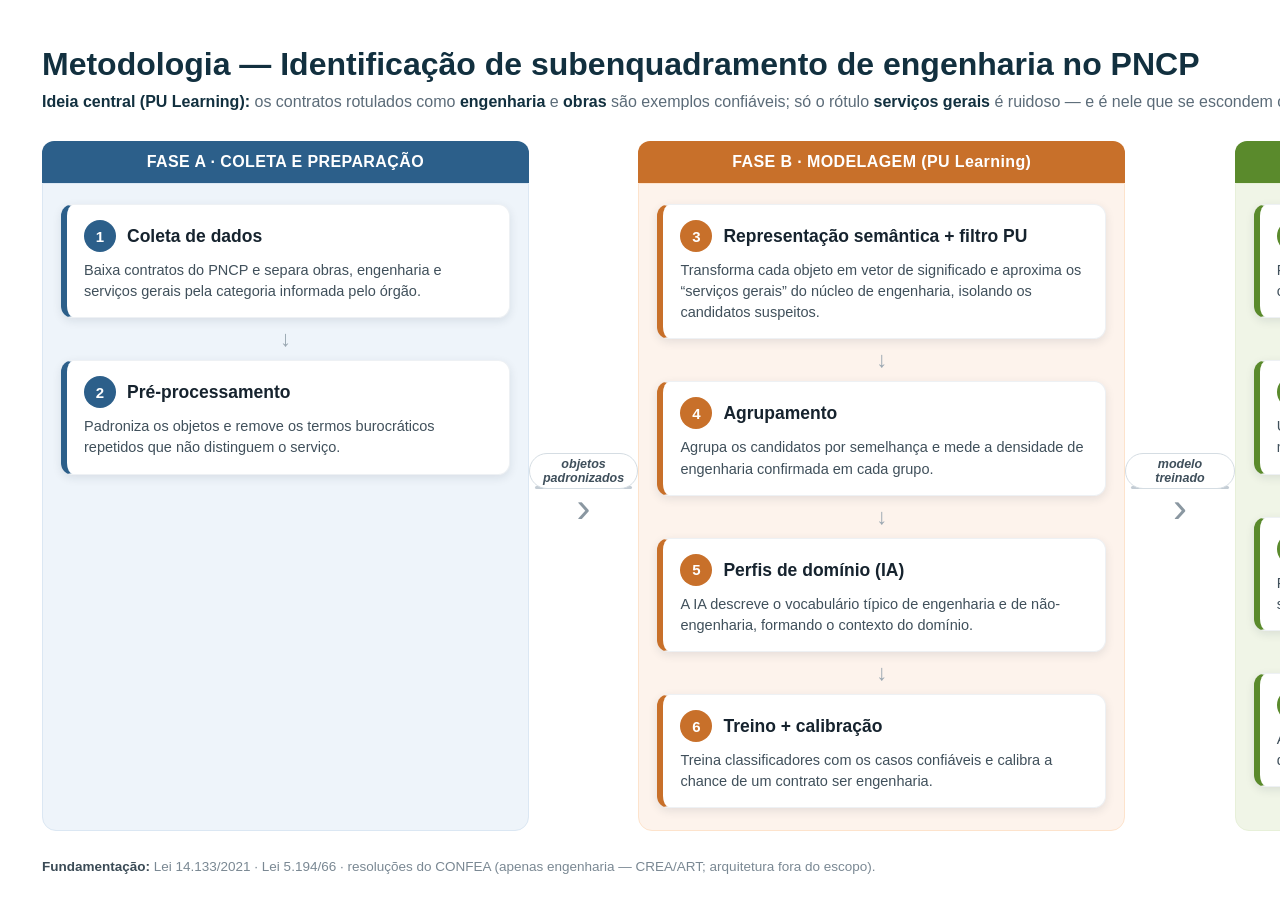
<file: docs/metodologia.html>
<!doctype html><html lang="pt-br"><head><meta charset="utf-8"><style>
*{box-sizing:border-box;margin:0;padding:0}
body{font-family:"Segoe UI",-apple-system,"Helvetica Neue",Arial,sans-serif;background:#fff;color:#1f2933;padding:46px 42px 40px;width:2360px}
h1{font-size:32px;font-weight:800;color:#12303f}
.sub{font-size:16px;color:#5b6b78;margin:10px 0 30px} .sub b{color:#12303f}
.board{display:flex;align-items:stretch}
.phase{display:flex;flex-direction:column;width:524px}
.phead{color:#fff;font-weight:800;font-size:16px;letter-spacing:.4px;padding:12px 16px;border-radius:12px 12px 0 0;text-align:center}
.pbody{flex:1;border-radius:0 0 14px 14px;padding:20px 18px 22px;display:flex;flex-direction:column;justify-content:flex-start}
.card{background:#fff;border-radius:12px;padding:15px 17px;box-shadow:0 3px 10px rgba(20,40,60,.10);border:1px solid #eef1f4;margin:0}
.chead{display:flex;align-items:center;gap:11px;margin-bottom:8px}
.badge{color:#fff;font-weight:800;font-size:15px;min-width:32px;height:32px;border-radius:50%;display:flex;align-items:center;justify-content:center}
.ctitle{font-size:17.5px;font-weight:700;color:#16232e;line-height:1.15}
.cdesc{font-size:14.5px;color:#40505b;line-height:1.46}
.vconn{text-align:center;margin:8px 0} .varr{color:#9aa7b1;font-size:22px}
.hconn{display:flex;flex-direction:column;align-items:center;justify-content:center;width:118px;position:relative}
.arrowline{position:absolute;top:50%;left:6px;right:6px;height:3px;background:#c3ccd4;border-radius:2px}
.hlabel{position:relative;background:#fff;border:1px solid #d5dde3;color:#3f4f5b;font-size:12.5px;font-weight:600;font-style:italic;padding:3px 11px;border-radius:999px;margin-bottom:6px;z-index:2;text-align:center}
.chev{position:relative;color:#8a97a1;font-size:42px;line-height:.6;z-index:2;background:#fff;padding:0 2px}
.foot{margin-top:28px;font-size:13.5px;color:#7a8893} .foot b{color:#3a4a55}
</style></head><body>
<h1>Metodologia — Identificação de subenquadramento de engenharia no PNCP</h1>
<div class="sub"><b>Ideia central (PU Learning):</b> os contratos rotulados como <b>engenharia</b> e <b>obras</b> são exemplos confiáveis; só o rótulo <b>serviços gerais</b> é ruidoso — e é nele que se escondem obras/engenharia mal classificadas. As setas indicam o que passa de uma fase à seguinte.</div>
<div class="board"><div class="phase"><div class="phead" style="background:#2c5f8a">FASE A · COLETA E PREPARAÇÃO</div>
      <div class="pbody" style="background:#eef4fa;border:1px solid #dbe7f3"><div class="card" style="border-left:6px solid #2c5f8a">
          <div class="chead"><span class="badge" style="background:#2c5f8a">1</span>
            <span class="ctitle">Coleta de dados</span></div>
          <div class="cdesc">Baixa contratos do PNCP e separa obras, engenharia e serviços gerais pela categoria informada pelo órgão.</div></div><div class="vconn"><span class="varr">&#8595;</span></div><div class="card" style="border-left:6px solid #2c5f8a">
          <div class="chead"><span class="badge" style="background:#2c5f8a">2</span>
            <span class="ctitle">Pré-processamento</span></div>
          <div class="cdesc">Padroniza os objetos e remove os termos burocráticos repetidos que não distinguem o serviço.</div></div></div></div><div class="hconn"><div class="arrowline"></div>
          <div class="hlabel">objetos padronizados</div><div class="chev">&#8250;</div></div><div class="phase"><div class="phead" style="background:#c8702a">FASE B · MODELAGEM (PU Learning)</div>
      <div class="pbody" style="background:#fdf3ec;border:1px solid #fde3cc"><div class="card" style="border-left:6px solid #c8702a">
          <div class="chead"><span class="badge" style="background:#c8702a">3</span>
            <span class="ctitle">Representação semântica + filtro PU</span></div>
          <div class="cdesc">Transforma cada objeto em vetor de significado e aproxima os “serviços gerais” do núcleo de engenharia, isolando os candidatos suspeitos.</div></div><div class="vconn"><span class="varr">&#8595;</span></div><div class="card" style="border-left:6px solid #c8702a">
          <div class="chead"><span class="badge" style="background:#c8702a">4</span>
            <span class="ctitle">Agrupamento</span></div>
          <div class="cdesc">Agrupa os candidatos por semelhança e mede a densidade de engenharia confirmada em cada grupo.</div></div><div class="vconn"><span class="varr">&#8595;</span></div><div class="card" style="border-left:6px solid #c8702a">
          <div class="chead"><span class="badge" style="background:#c8702a">5</span>
            <span class="ctitle">Perfis de domínio (IA)</span></div>
          <div class="cdesc">A IA descreve o vocabulário típico de engenharia e de não-engenharia, formando o contexto do domínio.</div></div><div class="vconn"><span class="varr">&#8595;</span></div><div class="card" style="border-left:6px solid #c8702a">
          <div class="chead"><span class="badge" style="background:#c8702a">6</span>
            <span class="ctitle">Treino + calibração</span></div>
          <div class="cdesc">Treina classificadores com os casos confiáveis e calibra a chance de um contrato ser engenharia.</div></div></div></div><div class="hconn"><div class="arrowline"></div>
          <div class="hlabel">modelo treinado</div><div class="chev">&#8250;</div></div><div class="phase"><div class="phead" style="background:#5a8a2c">FASE C · DETECÇÃO E VALIDAÇÃO</div>
      <div class="pbody" style="background:#f0f5e7;border:1px solid #e7f0d9"><div class="card" style="border-left:6px solid #5a8a2c">
          <div class="chead"><span class="badge" style="background:#5a8a2c">7</span>
            <span class="ctitle">Pontuação + ranqueamento</span></div>
          <div class="cdesc">Pontua todos os “serviços gerais” e combina a probabilidade com a densidade do grupo, gerando o ranking de suspeitos.</div></div><div class="vconn"><span class="varr">&#8595;</span></div><div class="card" style="border-left:6px solid #5a8a2c">
          <div class="chead"><span class="badge" style="background:#5a8a2c">8</span>
            <span class="ctitle">Validação manual</span></div>
          <div class="cdesc">Uma amostra aleatória rotulada à mão mede a precisão real do modelo e define o ponto de corte.</div></div><div class="vconn"><span class="varr">&#8595;</span></div><div class="card" style="border-left:6px solid #5a8a2c">
          <div class="chead"><span class="badge" style="background:#5a8a2c">9</span>
            <span class="ctitle">Visualização</span></div>
          <div class="cdesc">Projeta os contratos em 2D e em rede de similaridade: os suspeitos aparecem colados à engenharia confirmada.</div></div><div class="vconn"><span class="varr">&#8595;</span></div><div class="card" style="border-left:6px solid #5a8a2c">
          <div class="chead"><span class="badge" style="background:#5a8a2c">10</span>
            <span class="ctitle">Revisão por IA</span></div>
          <div class="cdesc">A IA revisa os suspeitos do topo usando o contexto do domínio, descartando falsos positivos.</div></div></div></div><div class="hconn"><div class="arrowline"></div>
          <div class="hlabel">suspeitos priorizados</div><div class="chev">&#8250;</div></div><div class="phase"><div class="phead" style="background:#b03030">FASE D · VERIFICAÇÃO E ENTREGA</div>
      <div class="pbody" style="background:#f9ecec;border:1px solid #f6dcdc"><div class="card" style="border-left:6px solid #b03030">
          <div class="chead"><span class="badge" style="background:#b03030">11</span>
            <span class="ctitle">Análise do rito de engenharia</span></div>
          <div class="cdesc">Abre o edital / Termo de Referência da licitação e verifica se o rito foi seguido (ART/CREA, projeto básico, normas ABNT): distingue subenquadramento real de rótulo apenas equivocado.</div></div><div class="vconn"><span class="varr">&#8595;</span></div><div class="card" style="border-left:6px solid #b03030">
          <div class="chead"><span class="badge" style="background:#b03030">12</span>
            <span class="ctitle">Consolidação e reuso</span></div>
          <div class="cdesc">Reúne modelo, ranking e evidências num relatório e permite triar automaticamente novos contratos.</div></div></div></div></div>
<div class="foot"><b>Fundamentação:</b> Lei 14.133/2021 · Lei 5.194/66 · resoluções do CONFEA (apenas engenharia — CREA/ART; arquitetura fora do escopo).</div>
</body></html>
</file>
